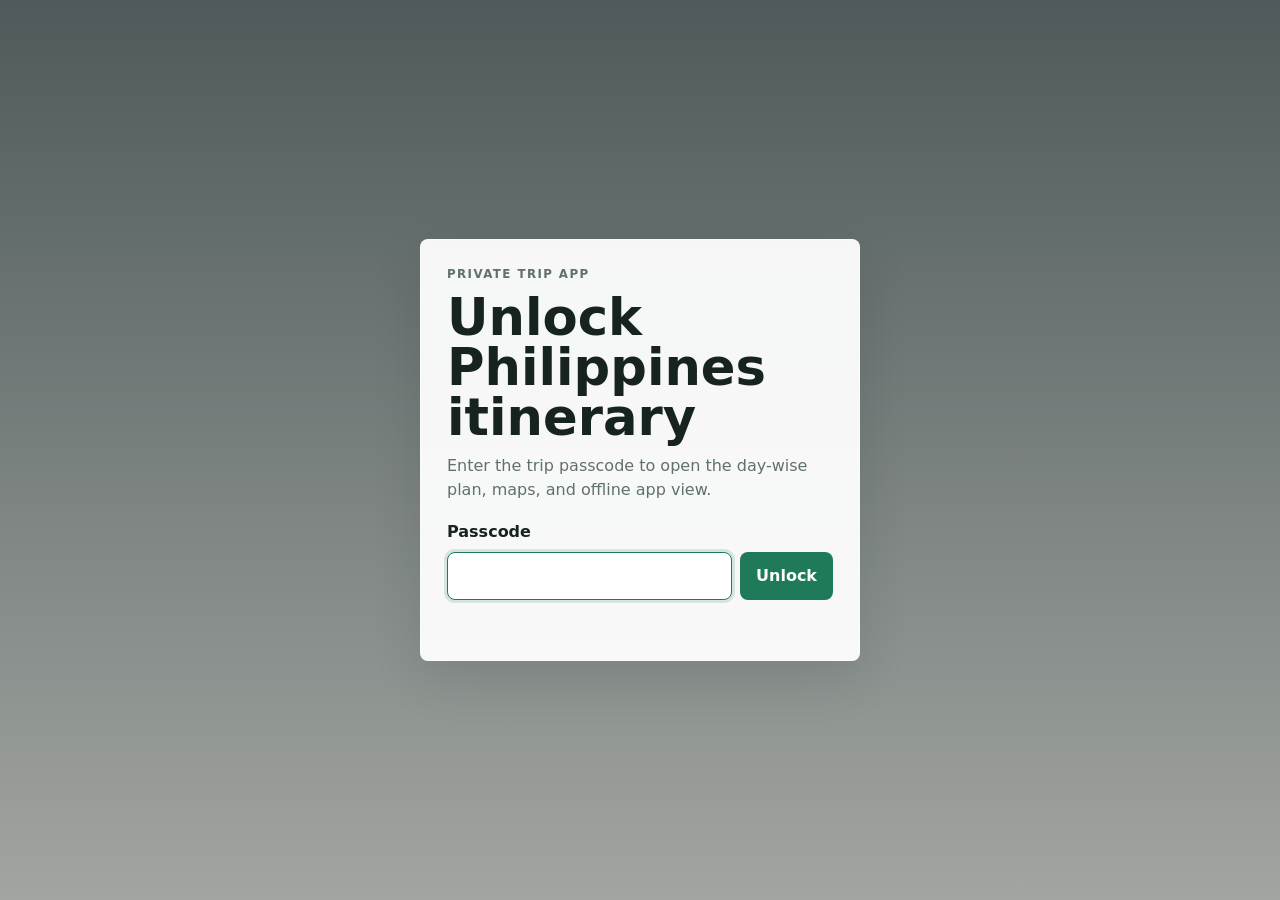
<file: index.html>
<!doctype html>
<html lang="en">
  <head>
    <meta charset="utf-8">
    <meta name="viewport" content="width=device-width, initial-scale=1, viewport-fit=cover">
    <title>Philippines Trip Itinerary | May 2026</title>
    <meta
      name="description"
      content="Interactive mobile-friendly itinerary for a Dhaka, Manila, Cebu, Manila, Dhaka Philippines trip in May 2026."
    >
    <meta name="theme-color" content="#1f7a5a">
    <meta name="mobile-web-app-capable" content="yes">
    <meta name="apple-mobile-web-app-capable" content="yes">
    <meta name="apple-mobile-web-app-title" content="PH Trip">
    <meta name="apple-mobile-web-app-status-bar-style" content="black-translucent">
    <link rel="manifest" href="manifest.webmanifest">
    <link rel="icon" type="image/png" sizes="192x192" href="icons/icon-192.png">
    <link rel="apple-touch-icon" href="icons/apple-touch-icon.png">
    <link rel="preconnect" href="https://images.unsplash.com">
    <link rel="stylesheet" href="styles.css">
  </head>
  <body class="app-locked">
    <section class="password-screen" aria-labelledby="password-title">
      <form class="password-card" data-password-form>
        <p class="section-label">Private Trip App</p>
        <h1 id="password-title">Unlock Philippines itinerary</h1>
        <p>
          Enter the trip passcode to open the day-wise plan, maps, and offline app view.
        </p>
        <label for="trip-password">Passcode</label>
        <div class="password-row">
          <input id="trip-password" name="trip-password" type="password" inputmode="text" autocomplete="current-password" required>
          <button type="submit">Unlock</button>
        </div>
        <p class="password-error" data-password-error role="alert"></p>
      </form>
    </section>

    <header class="hero">
      <nav class="topbar" aria-label="Trip navigation">
        <a href="#timeline" class="brand">PH 2026</a>
        <div class="nav-actions">
          <button class="icon-button" type="button" data-action="lock-app" aria-label="Lock app" title="Lock app">
            <span aria-hidden="true">🔒</span>
          </button>
          <button class="icon-button" type="button" data-action="expand-all" aria-label="Expand all days" title="Expand all days">
            <span aria-hidden="true">+</span>
          </button>
          <button class="icon-button" type="button" data-action="collapse-all" aria-label="Collapse all days" title="Collapse all days">
            <span aria-hidden="true">-</span>
          </button>
        </div>
      </nav>

      <section class="hero-content" aria-labelledby="page-title">
        <p class="eyebrow">May 22-30, 2026</p>
        <h1 id="page-title">Parag Das Tour Plan</h1>
        <p class="hero-copy">
          Philippines trip, May 22-30, 2026. Day-wise route for Manila and Cebu with places, cafes, photo stops, malls, and map links.
        </p>

        <div class="route-strip" aria-label="Trip route">
          <span>Dhaka</span>
          <span>Manila</span>
          <span>Cebu</span>
          <span>Manila</span>
          <span>Dhaka</span>
        </div>
      </section>
    </header>

    <main>
      <section class="controls" aria-label="Itinerary filters">
        <div>
          <p class="section-label">Day-Wise Plan</p>
          <h2>Choose a view</h2>
        </div>
        <div class="chip-row" role="list">
          <button class="chip active" type="button" data-filter="all">All</button>
          <button class="chip" type="button" data-filter="manila">Manila</button>
          <button class="chip" type="button" data-filter="cebu">Cebu</button>
          <button class="chip" type="button" data-filter="flight">Flights</button>
          <button class="chip" type="button" data-filter="easy">Easy Pace</button>
          <button class="chip" type="button" data-filter="photo">Photo Days</button>
        </div>
      </section>

      <section class="legend" aria-label="Place type legend">
        <span><span class="type-icon" aria-hidden="true">✈️</span>Flight</span>
        <span><span class="type-icon" aria-hidden="true">🌳</span>Park</span>
        <span><span class="type-icon" aria-hidden="true">☕</span>Cafe</span>
        <span><span class="type-icon" aria-hidden="true">🛍️</span>Mall</span>
        <span><span class="type-icon" aria-hidden="true">🏛️</span>Heritage</span>
        <span><span class="type-icon" aria-hidden="true">🍜</span>Food</span>
        <span><span class="type-icon" aria-hidden="true">📷</span>Photo</span>
        <span><span class="type-icon" aria-hidden="true">🏨</span>Stay</span>
      </section>

      <section id="timeline" class="timeline" aria-label="Daily itinerary">
        <article class="day-card is-open" data-tags="flight" data-day="May 22">
          <button class="day-toggle" type="button" aria-expanded="true">
            <span class="date-block">
              <span class="date">May 22</span>
              <span class="weekday">Friday</span>
            </span>
            <span class="day-title">
              <strong>Dhaka to Guangzhou to Manila</strong>
              <small>International flight night</small>
            </span>
            <span class="toggle-mark" aria-hidden="true"></span>
          </button>
          <div class="day-body">
            <ul class="time-list">
              <li>
                <time>11:25 PM</time>
                <div>
                  <p>Flight from Dhaka to Guangzhou on China Southern CZ392.</p>
                  <div class="place-list">
                    <a class="place-link" data-query="Hazrat Shahjalal International Airport Dhaka" data-type="flight" href="#">Hazrat Shahjalal International Airport</a>
                    <a class="place-link" data-query="Guangzhou Baiyun International Airport" data-type="flight" href="#">Guangzhou Baiyun International Airport</a>
                  </div>
                </div>
              </li>
              <li>
                <time>Layover</time>
                <div>
                  <p>Guangzhou connection: 2h 45m.</p>
                </div>
              </li>
            </ul>
          </div>
        </article>

        <article class="day-card is-open" data-tags="manila easy photo" data-day="May 23">
          <button class="day-toggle" type="button" aria-expanded="true">
            <span class="date-block">
              <span class="date">May 23</span>
              <span class="weekday">Saturday</span>
            </span>
            <span class="day-title">
              <strong>Arrive Manila + Easy City Day</strong>
              <small>Makati, BGC, cafes, night walk</small>
            </span>
            <span class="toggle-mark" aria-hidden="true"></span>
          </button>
          <div class="day-body">
            <ul class="time-list">
              <li>
                <time>10:35 AM</time>
                <div>
                  <p>Arrive in Manila Terminal 3, then immigration, baggage, SIM/eSIM, and ATM.</p>
                  <div class="place-list">
                    <a class="place-link" data-query="Ninoy Aquino International Airport Terminal 3 Manila" data-type="flight" href="#">NAIA Terminal 3</a>
                  </div>
                </div>
              </li>
              <li>
                <time>Midday</time>
                <div>
                  <p>Go to hotel, check in or drop luggage, rest, and freshen up.</p>
                  <div class="place-list">
                    <a class="place-link" data-query="Makati hotels Philippines" data-type="stay" href="#">Makati hotel area</a>
                    <a class="place-link" data-query="Bonifacio Global City hotels Taguig" data-type="stay" href="#">BGC hotel area</a>
                  </div>
                </div>
              </li>
              <li>
                <time>Afternoon</time>
                <div>
                  <p>Easy Makati walk, cafe hopping, and window shopping.</p>
                  <div class="place-list">
                    <a class="place-link" data-query="Ayala Triangle Gardens Makati" data-type="park" href="#">Ayala Triangle Gardens</a>
                    <a class="place-link" data-query="Greenbelt Makati" data-type="mall" href="#">Greenbelt</a>
                    <a class="place-link" data-query="Glorietta Makati" data-type="mall" href="#">Glorietta</a>
                    <a class="place-link" data-query="The Landmark Makati" data-type="mall" href="#">Landmark</a>
                    <a class="place-link" data-query="cafes around Greenbelt Makati" data-type="cafe" href="#">Makati cafes</a>
                  </div>
                </div>
              </li>
              <li>
                <time>Evening</time>
                <div>
                  <p>BGC city night walk, easy dinner, and photography.</p>
                  <div class="place-list">
                    <a class="place-link" data-query="Bonifacio Global City Taguig" data-type="photo" href="#">BGC</a>
                    <a class="place-link" data-query="Bonifacio High Street Taguig" data-type="mall" href="#">Bonifacio High Street</a>
                    <a class="place-link" data-query="restaurants Bonifacio High Street Taguig" data-type="food" href="#">Dinner nearby</a>
                  </div>
                </div>
              </li>
            </ul>
            <div class="note-grid">
              <p><strong>Style:</strong> Relaxed first day, clean city walk, malls, cafes, and photos.</p>
              <p><strong>Overnight:</strong> Manila, Makati, or BGC.</p>
            </div>
          </div>
        </article>

        <article class="day-card" data-tags="manila photo" data-day="May 24">
          <button class="day-toggle" type="button" aria-expanded="false">
            <span class="date-block">
              <span class="date">May 24</span>
              <span class="weekday">Sunday</span>
            </span>
            <span class="day-title">
              <strong>Old Manila + Intramuros + Manila Bay</strong>
              <small>Historic walls, museums, sunset</small>
            </span>
            <span class="toggle-mark" aria-hidden="true"></span>
          </button>
          <div class="day-body">
            <ul class="time-list">
              <li>
                <time>Morning</time>
                <div>
                  <p>Intramuros heritage walk with churches, walls, and colonial streets.</p>
                  <div class="place-list">
                    <a class="place-link" data-query="Fort Santiago Intramuros Manila" data-type="heritage" href="#">Fort Santiago</a>
                    <a class="place-link" data-query="Manila Cathedral Intramuros" data-type="heritage" href="#">Manila Cathedral</a>
                    <a class="place-link" data-query="San Agustin Church Intramuros Manila" data-type="heritage" href="#">San Agustin Church</a>
                    <a class="place-link" data-query="Casa Manila Intramuros" data-type="heritage" href="#">Casa Manila</a>
                    <a class="place-link" data-query="Intramuros Manila" data-type="photo" href="#">Intramuros streets</a>
                  </div>
                </div>
              </li>
              <li>
                <time>Lunch</time>
                <div>
                  <p>Cafe or restaurant around Intramuros or nearby.</p>
                  <div class="place-list">
                    <a class="place-link" data-query="cafes in Intramuros Manila" data-type="cafe" href="#">Intramuros cafes</a>
                    <a class="place-link" data-query="restaurants near Intramuros Manila" data-type="food" href="#">Lunch nearby</a>
                  </div>
                </div>
              </li>
              <li>
                <time>Afternoon</time>
                <div>
                  <p>Parks and museums after lunch.</p>
                  <div class="place-list">
                    <a class="place-link" data-query="Rizal Park Manila" data-type="park" href="#">Rizal Park</a>
                    <a class="place-link" data-query="National Museum of Fine Arts Manila" data-type="heritage" href="#">National Museum of Fine Arts</a>
                    <a class="place-link" data-query="National Museum of Natural History Manila" data-type="heritage" href="#">National Museum of Natural History</a>
                  </div>
                </div>
              </li>
              <li>
                <time>Evening</time>
                <div>
                  <p>Sunset walk, dinner, and window shopping.</p>
                  <div class="place-list">
                    <a class="place-link" data-query="Manila Bay Beach" data-type="photo" href="#">Manila Bay Beach</a>
                    <a class="place-link" data-query="Manila Baywalk" data-type="photo" href="#">Baywalk</a>
                    <a class="place-link" data-query="SM Mall of Asia Pasay" data-type="mall" href="#">SM Mall of Asia</a>
                  </div>
                </div>
              </li>
            </ul>
            <div class="photo-focus">Photo focus: old walls, churches, colonial streets, museums, and Manila Bay sunset.</div>
          </div>
        </article>

        <article class="day-card" data-tags="manila photo" data-day="May 25">
          <button class="day-toggle" type="button" aria-expanded="false">
            <span class="date-block">
              <span class="date">May 25</span>
              <span class="weekday">Monday</span>
            </span>
            <span class="day-title">
              <strong>Quiapo + Binondo + Divisoria</strong>
              <small>Chinatown food walk and markets</small>
            </span>
            <span class="toggle-mark" aria-hidden="true"></span>
          </button>
          <div class="day-body">
            <ul class="time-list">
              <li>
                <time>Morning</time>
                <div>
                  <p>Quiapo church visit and surrounding street walk.</p>
                  <div class="place-list">
                    <a class="place-link" data-query="Quiapo Church Manila" data-type="heritage" href="#">Quiapo Church</a>
                    <a class="place-link" data-query="Quiapo Manila" data-type="photo" href="#">Quiapo streets</a>
                  </div>
                </div>
              </li>
              <li>
                <time>Lunch</time>
                <div>
                  <p>Binondo food walk: dumplings, noodles, hopia, siopao, and Chinatown photos.</p>
                  <div class="place-list">
                    <a class="place-link" data-query="Binondo Manila Chinatown" data-type="photo" href="#">Binondo</a>
                    <a class="place-link" data-query="Ongpin Street Binondo Manila" data-type="food" href="#">Ongpin Street</a>
                    <a class="place-link" data-query="dumplings Ongpin Street Binondo" data-type="food" href="#">Dumplings</a>
                    <a class="place-link" data-query="hopia Binondo Manila" data-type="food" href="#">Hopia</a>
                  </div>
                </div>
              </li>
              <li>
                <time>Afternoon</time>
                <div>
                  <p>Mall stop, public market, and local market walk.</p>
                  <div class="place-list">
                    <a class="place-link" data-query="Lucky Chinatown Mall Manila" data-type="mall" href="#">Lucky Chinatown Mall</a>
                    <a class="place-link" data-query="Divisoria Public Market Manila" data-type="market" href="#">Divisoria Public Market</a>
                  </div>
                </div>
              </li>
              <li>
                <time>Evening</time>
                <div>
                  <p>Return to Makati or BGC, cafe or relaxed dinner, and pack for Cebu.</p>
                  <div class="place-list">
                    <a class="place-link" data-query="cafes in Makati" data-type="cafe" href="#">Makati cafe</a>
                    <a class="place-link" data-query="restaurants in Bonifacio Global City" data-type="food" href="#">BGC dinner</a>
                  </div>
                </div>
              </li>
            </ul>
            <div class="photo-focus">Photo focus: street scenes, Chinatown signs, market life, and old Manila buildings.</div>
          </div>
        </article>

        <article class="day-card" data-tags="cebu flight easy photo" data-day="May 26">
          <button class="day-toggle" type="button" aria-expanded="false">
            <span class="date-block">
              <span class="date">May 26</span>
              <span class="weekday">Tuesday</span>
            </span>
            <span class="day-title">
              <strong>Manila to Cebu + IT Park Evening</strong>
              <small>Travel day, malls, food market</small>
            </span>
            <span class="toggle-mark" aria-hidden="true"></span>
          </button>
          <div class="day-body">
            <ul class="time-list">
              <li>
                <time>Morning</time>
                <div>
                  <p>Check out from Manila hotel and go to airport early.</p>
                  <div class="place-list">
                    <a class="place-link" data-query="Ninoy Aquino International Airport Terminal 3 Manila" data-type="flight" href="#">NAIA Terminal 3</a>
                  </div>
                </div>
              </li>
              <li>
                <time>10:45 AM</time>
                <div>
                  <p>Flight from Manila to Cebu.</p>
                  <div class="place-list">
                    <a class="place-link" data-query="Mactan Cebu International Airport" data-type="flight" href="#">Mactan-Cebu International Airport</a>
                  </div>
                </div>
              </li>
              <li>
                <time>Afternoon</time>
                <div>
                  <p>Hotel check-in, rest, mall walk, business park walk, and cafe break.</p>
                  <div class="place-list">
                    <a class="place-link" data-query="Ayala Center Cebu" data-type="mall" href="#">Ayala Center Cebu</a>
                    <a class="place-link" data-query="Cebu Business Park Cebu City" data-type="photo" href="#">Cebu Business Park</a>
                    <a class="place-link" data-query="cafes near Ayala Center Cebu" data-type="cafe" href="#">Cafe break</a>
                  </div>
                </div>
              </li>
              <li>
                <time>Evening</time>
                <div>
                  <p>Food walk, easy night stroll, and night photography.</p>
                  <div class="place-list">
                    <a class="place-link" data-query="Cebu IT Park Cebu City" data-type="photo" href="#">Cebu IT Park</a>
                    <a class="place-link" data-query="Sugbo Mercado Cebu IT Park" data-type="food" href="#">Sugbo Mercado</a>
                  </div>
                </div>
              </li>
            </ul>
            <div class="note-grid">
              <p><strong>Style:</strong> Travel day, light walking, malls, cafes, food market.</p>
              <p><strong>Overnight:</strong> Cebu, IT Park, Lahug, or Cebu Business Park.</p>
            </div>
          </div>
        </article>

        <article class="day-card" data-tags="cebu photo" data-day="May 27">
          <button class="day-toggle" type="button" aria-expanded="false">
            <span class="date-block">
              <span class="date">May 27</span>
              <span class="weekday">Wednesday</span>
            </span>
            <span class="day-title">
              <strong>Cebu Heritage Walk + Carbon Market</strong>
              <small>Historic landmarks and night market</small>
            </span>
            <span class="toggle-mark" aria-hidden="true"></span>
          </button>
          <div class="day-body">
            <ul class="time-list">
              <li>
                <time>Morning</time>
                <div>
                  <p>Classic Cebu heritage landmarks.</p>
                  <div class="place-list">
                    <a class="place-link" data-query="Magellan's Cross Cebu City" data-type="heritage" href="#">Magellan's Cross</a>
                    <a class="place-link" data-query="Basilica Minore del Santo Nino Cebu" data-type="heritage" href="#">Basilica Minore del Santo Nino</a>
                    <a class="place-link" data-query="Cebu Metropolitan Cathedral" data-type="heritage" href="#">Cebu Metropolitan Cathedral</a>
                    <a class="place-link" data-query="Fort San Pedro Cebu" data-type="heritage" href="#">Fort San Pedro</a>
                  </div>
                </div>
              </li>
              <li>
                <time>Lunch</time>
                <div>
                  <p>Local restaurant or cafe around downtown Cebu.</p>
                  <div class="place-list">
                    <a class="place-link" data-query="restaurants near Magellan's Cross Cebu" data-type="food" href="#">Downtown lunch</a>
                    <a class="place-link" data-query="cafes downtown Cebu City" data-type="cafe" href="#">Downtown cafe</a>
                  </div>
                </div>
              </li>
              <li>
                <time>Afternoon</time>
                <div>
                  <p>Old Cebu street walk and mall breather.</p>
                  <div class="place-list">
                    <a class="place-link" data-query="Heritage of Cebu Monument" data-type="heritage" href="#">Heritage of Cebu Monument</a>
                    <a class="place-link" data-query="Colon Street Cebu City" data-type="photo" href="#">Colon Street</a>
                    <a class="place-link" data-query="Colonnade Mall Cebu City" data-type="mall" href="#">Colonnade Mall</a>
                  </div>
                </div>
              </li>
              <li>
                <time>Evening</time>
                <div>
                  <p>Market walk, dinner, or return to IT Park.</p>
                  <div class="place-list">
                    <a class="place-link" data-query="Carbon Market Cebu City" data-type="market" href="#">Carbon Market</a>
                    <a class="place-link" data-query="Carbon Night Market Cebu City" data-type="food" href="#">Carbon Night Market</a>
                    <a class="place-link" data-query="Cebu IT Park Cebu City" data-type="photo" href="#">Return to IT Park</a>
                  </div>
                </div>
              </li>
            </ul>
            <div class="photo-focus">Photo focus: historic landmarks, old city streets, markets, and local life.</div>
          </div>
        </article>

        <article class="day-card" data-tags="cebu easy photo" data-day="May 28">
          <button class="day-toggle" type="button" aria-expanded="false">
            <span class="date-block">
              <span class="date">May 28</span>
              <span class="weekday">Thursday</span>
            </span>
            <span class="day-title">
              <strong>Sirao Garden + Temple of Leah + TOPS Cebu</strong>
              <small>Garden, architecture, skyline</small>
            </span>
            <span class="toggle-mark" aria-hidden="true"></span>
          </button>
          <div class="day-body">
            <ul class="time-list">
              <li>
                <time>Morning</time>
                <div>
                  <p>Sirao Garden. Go early for better photos and fewer crowds.</p>
                  <div class="place-list">
                    <a class="place-link" data-query="Sirao Garden Cebu" data-type="park" href="#">Sirao Garden</a>
                  </div>
                </div>
              </li>
              <li>
                <time>Late Morning</time>
                <div>
                  <p>Temple of Leah for architecture photos and city views.</p>
                  <div class="place-list">
                    <a class="place-link" data-query="Temple of Leah Cebu" data-type="heritage" href="#">Temple of Leah</a>
                  </div>
                </div>
              </li>
              <li>
                <time>Afternoon</time>
                <div>
                  <p>Cafe or viewpoint around Busay area, slow break, no rush.</p>
                  <div class="place-list">
                    <a class="place-link" data-query="Busay Cebu cafes" data-type="cafe" href="#">Busay cafes</a>
                    <a class="place-link" data-query="Busay Cebu viewpoint" data-type="photo" href="#">Busay viewpoint</a>
                  </div>
                </div>
              </li>
              <li>
                <time>Evening</time>
                <div>
                  <p>TOPS Cebu for sunset and night city view, then dinner nearby or return to IT Park.</p>
                  <div class="place-list">
                    <a class="place-link" data-query="TOPS Cebu" data-type="photo" href="#">TOPS Cebu</a>
                    <a class="place-link" data-query="restaurants near TOPS Cebu" data-type="food" href="#">Dinner nearby</a>
                    <a class="place-link" data-query="Cebu IT Park Cebu City" data-type="photo" href="#">Return to IT Park</a>
                  </div>
                </div>
              </li>
            </ul>
            <div class="photo-focus">Photo focus: colorful garden, architecture, mountain view, and Cebu skyline at night.</div>
          </div>
        </article>

        <article class="day-card" data-tags="cebu flight easy" data-day="May 29">
          <button class="day-toggle" type="button" aria-expanded="false">
            <span class="date-block">
              <span class="date">May 29</span>
              <span class="weekday">Friday</span>
            </span>
            <span class="day-title">
              <strong>Mactan Easy Day + Cebu to Manila</strong>
              <small>Choose new place or relaxed route</small>
            </span>
            <span class="toggle-mark" aria-hidden="true"></span>
          </button>
          <div class="day-body">
            <ul class="time-list">
              <li>
                <time>Morning</time>
                <div>
                  <p>Check out from Cebu hotel and keep luggage at hotel if possible.</p>
                  <div class="place-list">
                    <a class="place-link" data-query="Cebu IT Park hotels" data-type="stay" href="#">IT Park hotel area</a>
                    <a class="place-link" data-query="Lahug Cebu hotels" data-type="stay" href="#">Lahug hotel area</a>
                  </div>
                </div>
              </li>
              <li>
                <time>Option A</time>
                <div>
                  <p>Easy Mactan route if you want one more new place.</p>
                  <div class="place-list">
                    <a class="place-link" data-query="Mactan Shrine Lapu-Lapu City" data-type="heritage" href="#">Mactan Shrine</a>
                    <a class="place-link" data-query="Lapu-Lapu Monument Mactan Shrine" data-type="heritage" href="#">Lapu-Lapu Monument</a>
                    <a class="place-link" data-query="Mactan Newtown Lapu-Lapu City" data-type="mall" href="#">Mactan Newtown</a>
                    <a class="place-link" data-query="cafes in Mactan Newtown" data-type="cafe" href="#">Mactan cafe</a>
                  </div>
                </div>
              </li>
              <li>
                <time>Option B</time>
                <div>
                  <p>Safer relaxed pre-flight day with cafe and souvenir shopping.</p>
                  <div class="place-list">
                    <a class="place-link" data-query="Ayala Center Cebu" data-type="mall" href="#">Ayala Center Cebu</a>
                    <a class="place-link" data-query="Cebu IT Park cafes" data-type="cafe" href="#">IT Park cafe</a>
                    <a class="place-link" data-query="souvenir shopping Cebu City" data-type="mall" href="#">Souvenir shopping</a>
                  </div>
                </div>
              </li>
              <li>
                <time>4:00 PM</time>
                <div>
                  <p>Flight from Cebu to Manila.</p>
                  <div class="place-list">
                    <a class="place-link" data-query="Mactan Cebu International Airport" data-type="flight" href="#">Mactan-Cebu International Airport</a>
                    <a class="place-link" data-query="Ninoy Aquino International Airport Manila" data-type="flight" href="#">Manila airport</a>
                  </div>
                </div>
              </li>
              <li>
                <time>Evening</time>
                <div>
                  <p>Dinner and rest before early morning international flight.</p>
                  <div class="place-list">
                    <a class="place-link" data-query="hotels near Ninoy Aquino International Airport Manila" data-type="stay" href="#">Airport hotel area</a>
                    <a class="place-link" data-query="SM Mall of Asia Pasay" data-type="mall" href="#">Mall of Asia</a>
                    <a class="place-link" data-query="restaurants near SM Mall of Asia" data-type="food" href="#">Dinner near MOA</a>
                  </div>
                </div>
              </li>
            </ul>
            <div class="choice-card">
              <strong>Recommended:</strong> Pick Option A for one more new place. Pick Option B for the safer, more relaxed pre-flight day.
            </div>
          </div>
        </article>

        <article class="day-card" data-tags="flight" data-day="May 30">
          <button class="day-toggle" type="button" aria-expanded="false">
            <span class="date-block">
              <span class="date">May 30</span>
              <span class="weekday">Saturday</span>
            </span>
            <span class="day-title">
              <strong>Manila to Guangzhou to Dhaka</strong>
              <small>International flight home</small>
            </span>
            <span class="toggle-mark" aria-hidden="true"></span>
          </button>
          <div class="day-body">
            <ul class="time-list">
              <li>
                <time>3:45 AM</time>
                <div>
                  <p>Flight from Manila to Guangzhou on China Southern CZ5052.</p>
                  <div class="place-list">
                    <a class="place-link" data-query="Ninoy Aquino International Airport Manila" data-type="flight" href="#">Manila airport</a>
                    <a class="place-link" data-query="Guangzhou Baiyun International Airport" data-type="flight" href="#">Guangzhou Baiyun International Airport</a>
                  </div>
                </div>
              </li>
              <li>
                <time>Layover</time>
                <div>
                  <p>Guangzhou connection: 3h 10m.</p>
                </div>
              </li>
              <li>
                <time>9:35 AM</time>
                <div>
                  <p>Flight from Guangzhou to Dhaka on China Southern CZ5015.</p>
                  <div class="place-list">
                    <a class="place-link" data-query="Hazrat Shahjalal International Airport Dhaka" data-type="flight" href="#">Hazrat Shahjalal International Airport</a>
                  </div>
                </div>
              </li>
              <li>
                <time>11:50 AM</time>
                <div>
                  <p>Arrive in Dhaka.</p>
                </div>
              </li>
            </ul>
          </div>
        </article>
      </section>

    </main>

    <button class="to-top" type="button" aria-label="Back to top">&uarr;</button>

    <script src="script.js"></script>
  </body>
</html>
</file>
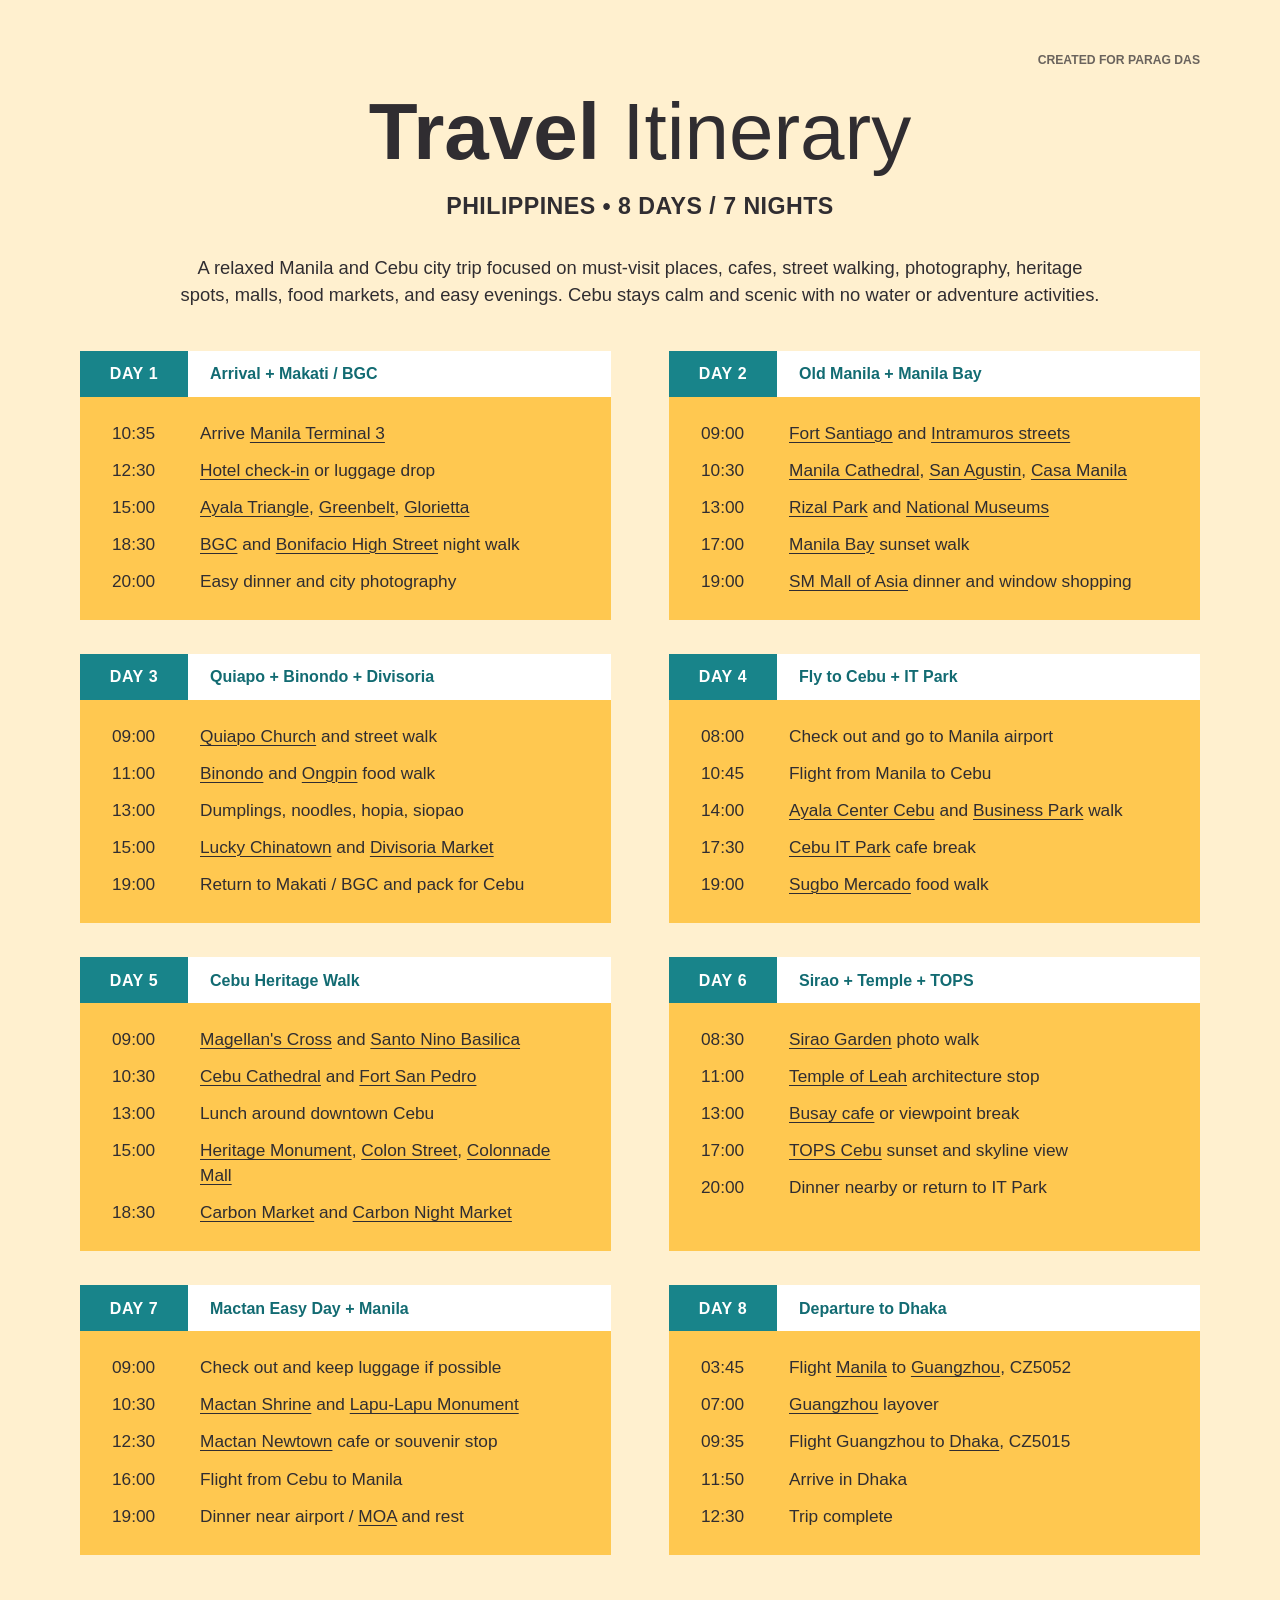
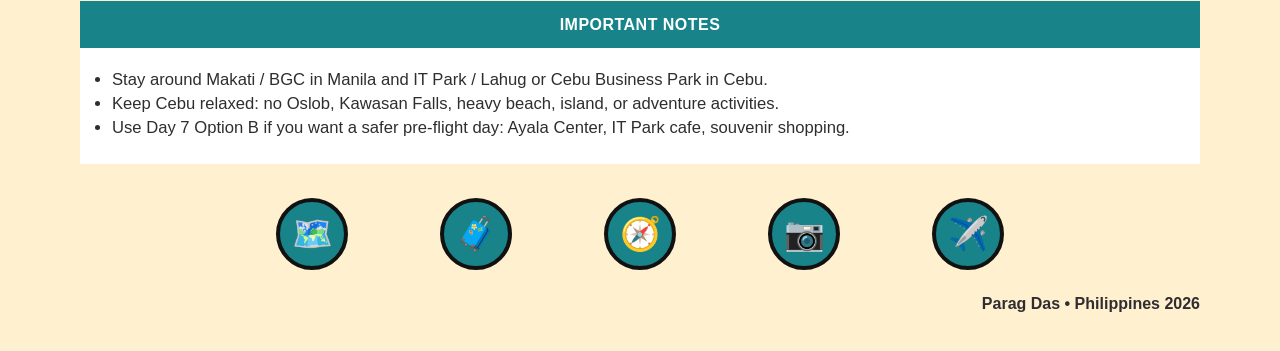
<file: new/index.html>
<!doctype html>
<html lang="en">
  <head>
    <meta charset="utf-8">
    <meta name="viewport" content="width=device-width, initial-scale=1">
    <title>Parag Das Tour Plan | Philippines 2026</title>
    <meta name="description" content="Printable-style day-wise Philippines trip itinerary for Parag Das.">
    <style>
      :root {
        --paper: #fff0cf;
        --teal: #18848a;
        --teal-dark: #126b72;
        --gold: #ffc850;
        --ink: #302d31;
        --white: #ffffff;
      }

      * {
        box-sizing: border-box;
      }

      body {
        margin: 0;
        background: var(--paper);
        color: var(--ink);
        font-family: Arial, Helvetica, sans-serif;
        line-height: 1.45;
      }

      a {
        color: inherit;
      }

      .map-link {
        color: inherit;
        text-decoration: underline;
        text-decoration-thickness: 1px;
        text-underline-offset: 3px;
      }

      .map-link:hover,
      .map-link:focus-visible {
        color: var(--teal-dark);
      }

      .page {
        width: min(1120px, calc(100% - 34px));
        margin: 0 auto;
        padding: 52px 0 36px;
      }

      .masthead {
        text-align: center;
        margin-bottom: 42px;
      }

      .masthead .created {
        margin: 0 0 22px;
        text-align: right;
        font-size: 0.76rem;
        font-weight: 800;
        color: rgba(48, 45, 49, 0.72);
        text-transform: uppercase;
      }

      h1 {
        margin: 0;
        font-size: clamp(3rem, 8vw, 5rem);
        font-weight: 400;
        line-height: 1;
        letter-spacing: 0;
      }

      .masthead h1 strong {
        font-weight: 800;
      }

      .trip-meta {
        margin: 18px 0 32px;
        font-size: clamp(1rem, 2.8vw, 1.45rem);
        font-weight: 800;
        letter-spacing: 0.02em;
        text-transform: uppercase;
      }

      .intro {
        width: min(920px, 100%);
        margin: 0 auto;
        font-size: clamp(1rem, 2vw, 1.15rem);
      }

      .grid {
        display: grid;
        grid-template-columns: repeat(2, minmax(0, 1fr));
        gap: 34px 58px;
      }

      .day-card {
        background: var(--gold);
      }

      .day-head {
        display: grid;
        grid-template-columns: 108px 1fr;
        min-height: 46px;
        background: var(--white);
      }

      .day-number {
        display: grid;
        place-items: center;
        background: var(--teal);
        color: var(--white);
        font-weight: 800;
        letter-spacing: 0.04em;
        text-transform: uppercase;
      }

      .day-title {
        display: flex;
        align-items: center;
        padding: 10px 22px;
        color: var(--teal-dark);
        font-weight: 800;
      }

      .schedule {
        margin: 0;
        padding: 24px 32px 26px;
        list-style: none;
        display: grid;
        gap: 12px;
        font-size: 1.08rem;
      }

      .schedule li {
        display: grid;
        grid-template-columns: 74px 1fr;
        gap: 14px;
      }

      .schedule time {
        font-weight: 400;
      }

      .notes {
        margin: 46px 0 34px;
        background: var(--white);
      }

      .notes h2 {
        margin: 0;
        padding: 12px;
        background: var(--teal);
        color: var(--white);
        text-align: center;
        font-size: 1rem;
        letter-spacing: 0.03em;
        text-transform: uppercase;
      }

      .notes ul {
        margin: 0;
        padding: 20px 32px 24px;
        font-size: 1.04rem;
      }

      .icon-row {
        display: flex;
        justify-content: center;
        gap: clamp(28px, 8vw, 92px);
        flex-wrap: wrap;
        margin-top: 28px;
      }

      .icon-badge {
        width: 72px;
        height: 72px;
        display: grid;
        place-items: center;
        border-radius: 50%;
        background: var(--teal);
        border: 4px solid #111;
        color: #111;
        font-size: 2.05rem;
      }

      .footer {
        margin-top: 22px;
        text-align: right;
        font-weight: 800;
      }

      @media (max-width: 760px) {
        .page {
          width: min(100% - 22px, 1120px);
          padding-top: 28px;
        }

        .masthead {
          margin-bottom: 28px;
        }

        .masthead .created {
          text-align: center;
          margin-bottom: 16px;
        }

        .grid {
          grid-template-columns: 1fr;
          gap: 18px;
        }

        .day-head {
          grid-template-columns: 88px 1fr;
        }

        .day-title {
          padding: 10px 14px;
        }

        .schedule {
          padding: 20px;
          font-size: 1rem;
        }

        .schedule li {
          grid-template-columns: 64px 1fr;
          gap: 10px;
        }

        .notes {
          margin-top: 26px;
        }

        .icon-badge {
          width: 62px;
          height: 62px;
          font-size: 1.75rem;
        }
      }
    </style>
  </head>
  <body>
    <main class="page">
      <header class="masthead">
        <p class="created">Created for Parag Das</p>
        <h1><strong>Travel</strong> Itinerary</h1>
        <p class="trip-meta">Philippines • 8 Days / 7 Nights</p>
        <p class="intro">
          A relaxed Manila and Cebu city trip focused on must-visit places, cafes,
          street walking, photography, heritage spots, malls, food markets, and easy evenings.
          Cebu stays calm and scenic with no water or adventure activities.
        </p>
      </header>

      <section class="grid" aria-label="Day wise itinerary">
        <article class="day-card">
          <div class="day-head">
            <div class="day-number">Day 1</div>
            <div class="day-title">Arrival + Makati / BGC</div>
          </div>
          <ul class="schedule">
            <li><time>10:35</time><span>Arrive <a class="map-link" href="https://www.google.com/maps/search/?api=1&amp;query=Ninoy%20Aquino%20International%20Airport%20Terminal%203%20Manila" target="_blank" rel="noopener noreferrer">Manila Terminal 3</a></span></li>
            <li><time>12:30</time><span><a class="map-link" href="https://www.google.com/maps/search/?api=1&amp;query=Makati%20hotels%20Philippines" target="_blank" rel="noopener noreferrer">Hotel check-in</a> or luggage drop</span></li>
            <li><time>15:00</time><span><a class="map-link" href="https://www.google.com/maps/search/?api=1&amp;query=Ayala%20Triangle%20Gardens%20Makati" target="_blank" rel="noopener noreferrer">Ayala Triangle</a>, <a class="map-link" href="https://www.google.com/maps/search/?api=1&amp;query=Greenbelt%20Makati" target="_blank" rel="noopener noreferrer">Greenbelt</a>, <a class="map-link" href="https://www.google.com/maps/search/?api=1&amp;query=Glorietta%20Makati" target="_blank" rel="noopener noreferrer">Glorietta</a></span></li>
            <li><time>18:30</time><span><a class="map-link" href="https://www.google.com/maps/search/?api=1&amp;query=Bonifacio%20Global%20City%20Taguig" target="_blank" rel="noopener noreferrer">BGC</a> and <a class="map-link" href="https://www.google.com/maps/search/?api=1&amp;query=Bonifacio%20High%20Street%20Taguig" target="_blank" rel="noopener noreferrer">Bonifacio High Street</a> night walk</span></li>
            <li><time>20:00</time><span>Easy dinner and city photography</span></li>
          </ul>
        </article>

        <article class="day-card">
          <div class="day-head">
            <div class="day-number">Day 2</div>
            <div class="day-title">Old Manila + Manila Bay</div>
          </div>
          <ul class="schedule">
            <li><time>09:00</time><span><a class="map-link" href="https://www.google.com/maps/search/?api=1&amp;query=Fort%20Santiago%20Intramuros%20Manila" target="_blank" rel="noopener noreferrer">Fort Santiago</a> and <a class="map-link" href="https://www.google.com/maps/search/?api=1&amp;query=Intramuros%20Manila" target="_blank" rel="noopener noreferrer">Intramuros streets</a></span></li>
            <li><time>10:30</time><span><a class="map-link" href="https://www.google.com/maps/search/?api=1&amp;query=Manila%20Cathedral%20Intramuros" target="_blank" rel="noopener noreferrer">Manila Cathedral</a>, <a class="map-link" href="https://www.google.com/maps/search/?api=1&amp;query=San%20Agustin%20Church%20Intramuros%20Manila" target="_blank" rel="noopener noreferrer">San Agustin</a>, <a class="map-link" href="https://www.google.com/maps/search/?api=1&amp;query=Casa%20Manila%20Intramuros" target="_blank" rel="noopener noreferrer">Casa Manila</a></span></li>
            <li><time>13:00</time><span><a class="map-link" href="https://www.google.com/maps/search/?api=1&amp;query=Rizal%20Park%20Manila" target="_blank" rel="noopener noreferrer">Rizal Park</a> and <a class="map-link" href="https://www.google.com/maps/search/?api=1&amp;query=National%20Museum%20of%20Fine%20Arts%20Manila" target="_blank" rel="noopener noreferrer">National Museums</a></span></li>
            <li><time>17:00</time><span><a class="map-link" href="https://www.google.com/maps/search/?api=1&amp;query=Manila%20Baywalk" target="_blank" rel="noopener noreferrer">Manila Bay</a> sunset walk</span></li>
            <li><time>19:00</time><span><a class="map-link" href="https://www.google.com/maps/search/?api=1&amp;query=SM%20Mall%20of%20Asia%20Pasay" target="_blank" rel="noopener noreferrer">SM Mall of Asia</a> dinner and window shopping</span></li>
          </ul>
        </article>

        <article class="day-card">
          <div class="day-head">
            <div class="day-number">Day 3</div>
            <div class="day-title">Quiapo + Binondo + Divisoria</div>
          </div>
          <ul class="schedule">
            <li><time>09:00</time><span><a class="map-link" href="https://www.google.com/maps/search/?api=1&amp;query=Quiapo%20Church%20Manila" target="_blank" rel="noopener noreferrer">Quiapo Church</a> and street walk</span></li>
            <li><time>11:00</time><span><a class="map-link" href="https://www.google.com/maps/search/?api=1&amp;query=Binondo%20Manila%20Chinatown" target="_blank" rel="noopener noreferrer">Binondo</a> and <a class="map-link" href="https://www.google.com/maps/search/?api=1&amp;query=Ongpin%20Street%20Binondo%20Manila" target="_blank" rel="noopener noreferrer">Ongpin</a> food walk</span></li>
            <li><time>13:00</time><span>Dumplings, noodles, hopia, siopao</span></li>
            <li><time>15:00</time><span><a class="map-link" href="https://www.google.com/maps/search/?api=1&amp;query=Lucky%20Chinatown%20Mall%20Manila" target="_blank" rel="noopener noreferrer">Lucky Chinatown</a> and <a class="map-link" href="https://www.google.com/maps/search/?api=1&amp;query=Divisoria%20Public%20Market%20Manila" target="_blank" rel="noopener noreferrer">Divisoria Market</a></span></li>
            <li><time>19:00</time><span>Return to Makati / BGC and pack for Cebu</span></li>
          </ul>
        </article>

        <article class="day-card">
          <div class="day-head">
            <div class="day-number">Day 4</div>
            <div class="day-title">Fly to Cebu + IT Park</div>
          </div>
          <ul class="schedule">
            <li><time>08:00</time><span>Check out and go to Manila airport</span></li>
            <li><time>10:45</time><span>Flight from Manila to Cebu</span></li>
            <li><time>14:00</time><span><a class="map-link" href="https://www.google.com/maps/search/?api=1&amp;query=Ayala%20Center%20Cebu" target="_blank" rel="noopener noreferrer">Ayala Center Cebu</a> and <a class="map-link" href="https://www.google.com/maps/search/?api=1&amp;query=Cebu%20Business%20Park%20Cebu%20City" target="_blank" rel="noopener noreferrer">Business Park</a> walk</span></li>
            <li><time>17:30</time><span><a class="map-link" href="https://www.google.com/maps/search/?api=1&amp;query=Cebu%20IT%20Park%20Cebu%20City" target="_blank" rel="noopener noreferrer">Cebu IT Park</a> cafe break</span></li>
            <li><time>19:00</time><span><a class="map-link" href="https://www.google.com/maps/search/?api=1&amp;query=Sugbo%20Mercado%20Cebu%20IT%20Park" target="_blank" rel="noopener noreferrer">Sugbo Mercado</a> food walk</span></li>
          </ul>
        </article>

        <article class="day-card">
          <div class="day-head">
            <div class="day-number">Day 5</div>
            <div class="day-title">Cebu Heritage Walk</div>
          </div>
          <ul class="schedule">
            <li><time>09:00</time><span><a class="map-link" href="https://www.google.com/maps/search/?api=1&amp;query=Magellan%27s%20Cross%20Cebu%20City" target="_blank" rel="noopener noreferrer">Magellan's Cross</a> and <a class="map-link" href="https://www.google.com/maps/search/?api=1&amp;query=Basilica%20Minore%20del%20Santo%20Nino%20Cebu" target="_blank" rel="noopener noreferrer">Santo Nino Basilica</a></span></li>
            <li><time>10:30</time><span><a class="map-link" href="https://www.google.com/maps/search/?api=1&amp;query=Cebu%20Metropolitan%20Cathedral" target="_blank" rel="noopener noreferrer">Cebu Cathedral</a> and <a class="map-link" href="https://www.google.com/maps/search/?api=1&amp;query=Fort%20San%20Pedro%20Cebu" target="_blank" rel="noopener noreferrer">Fort San Pedro</a></span></li>
            <li><time>13:00</time><span>Lunch around downtown Cebu</span></li>
            <li><time>15:00</time><span><a class="map-link" href="https://www.google.com/maps/search/?api=1&amp;query=Heritage%20of%20Cebu%20Monument" target="_blank" rel="noopener noreferrer">Heritage Monument</a>, <a class="map-link" href="https://www.google.com/maps/search/?api=1&amp;query=Colon%20Street%20Cebu%20City" target="_blank" rel="noopener noreferrer">Colon Street</a>, <a class="map-link" href="https://www.google.com/maps/search/?api=1&amp;query=Colonnade%20Mall%20Cebu%20City" target="_blank" rel="noopener noreferrer">Colonnade Mall</a></span></li>
            <li><time>18:30</time><span><a class="map-link" href="https://www.google.com/maps/search/?api=1&amp;query=Carbon%20Market%20Cebu%20City" target="_blank" rel="noopener noreferrer">Carbon Market</a> and <a class="map-link" href="https://www.google.com/maps/search/?api=1&amp;query=Carbon%20Night%20Market%20Cebu%20City" target="_blank" rel="noopener noreferrer">Carbon Night Market</a></span></li>
          </ul>
        </article>

        <article class="day-card">
          <div class="day-head">
            <div class="day-number">Day 6</div>
            <div class="day-title">Sirao + Temple + TOPS</div>
          </div>
          <ul class="schedule">
            <li><time>08:30</time><span><a class="map-link" href="https://www.google.com/maps/search/?api=1&amp;query=Sirao%20Garden%20Cebu" target="_blank" rel="noopener noreferrer">Sirao Garden</a> photo walk</span></li>
            <li><time>11:00</time><span><a class="map-link" href="https://www.google.com/maps/search/?api=1&amp;query=Temple%20of%20Leah%20Cebu" target="_blank" rel="noopener noreferrer">Temple of Leah</a> architecture stop</span></li>
            <li><time>13:00</time><span><a class="map-link" href="https://www.google.com/maps/search/?api=1&amp;query=Busay%20Cebu%20cafes" target="_blank" rel="noopener noreferrer">Busay cafe</a> or viewpoint break</span></li>
            <li><time>17:00</time><span><a class="map-link" href="https://www.google.com/maps/search/?api=1&amp;query=TOPS%20Cebu" target="_blank" rel="noopener noreferrer">TOPS Cebu</a> sunset and skyline view</span></li>
            <li><time>20:00</time><span>Dinner nearby or return to IT Park</span></li>
          </ul>
        </article>

        <article class="day-card">
          <div class="day-head">
            <div class="day-number">Day 7</div>
            <div class="day-title">Mactan Easy Day + Manila</div>
          </div>
          <ul class="schedule">
            <li><time>09:00</time><span>Check out and keep luggage if possible</span></li>
            <li><time>10:30</time><span><a class="map-link" href="https://www.google.com/maps/search/?api=1&amp;query=Mactan%20Shrine%20Lapu-Lapu%20City" target="_blank" rel="noopener noreferrer">Mactan Shrine</a> and <a class="map-link" href="https://www.google.com/maps/search/?api=1&amp;query=Lapu-Lapu%20Monument%20Mactan%20Shrine" target="_blank" rel="noopener noreferrer">Lapu-Lapu Monument</a></span></li>
            <li><time>12:30</time><span><a class="map-link" href="https://www.google.com/maps/search/?api=1&amp;query=Mactan%20Newtown%20Lapu-Lapu%20City" target="_blank" rel="noopener noreferrer">Mactan Newtown</a> cafe or souvenir stop</span></li>
            <li><time>16:00</time><span>Flight from Cebu to Manila</span></li>
            <li><time>19:00</time><span>Dinner near airport / <a class="map-link" href="https://www.google.com/maps/search/?api=1&amp;query=SM%20Mall%20of%20Asia%20Pasay" target="_blank" rel="noopener noreferrer">MOA</a> and rest</span></li>
          </ul>
        </article>

        <article class="day-card">
          <div class="day-head">
            <div class="day-number">Day 8</div>
            <div class="day-title">Departure to Dhaka</div>
          </div>
          <ul class="schedule">
            <li><time>03:45</time><span>Flight <a class="map-link" href="https://www.google.com/maps/search/?api=1&amp;query=Ninoy%20Aquino%20International%20Airport%20Manila" target="_blank" rel="noopener noreferrer">Manila</a> to <a class="map-link" href="https://www.google.com/maps/search/?api=1&amp;query=Guangzhou%20Baiyun%20International%20Airport" target="_blank" rel="noopener noreferrer">Guangzhou</a>, CZ5052</span></li>
            <li><time>07:00</time><span><a class="map-link" href="https://www.google.com/maps/search/?api=1&amp;query=Guangzhou%20Baiyun%20International%20Airport" target="_blank" rel="noopener noreferrer">Guangzhou</a> layover</span></li>
            <li><time>09:35</time><span>Flight Guangzhou to <a class="map-link" href="https://www.google.com/maps/search/?api=1&amp;query=Hazrat%20Shahjalal%20International%20Airport%20Dhaka" target="_blank" rel="noopener noreferrer">Dhaka</a>, CZ5015</span></li>
            <li><time>11:50</time><span>Arrive in Dhaka</span></li>
            <li><time>12:30</time><span>Trip complete</span></li>
          </ul>
        </article>
      </section>

      <section class="notes" aria-label="Important notes">
        <h2>Important Notes</h2>
        <ul>
          <li>Stay around Makati / BGC in Manila and IT Park / Lahug or Cebu Business Park in Cebu.</li>
          <li>Keep Cebu relaxed: no Oslob, Kawasan Falls, heavy beach, island, or adventure activities.</li>
          <li>Use Day 7 Option B if you want a safer pre-flight day: Ayala Center, IT Park cafe, souvenir shopping.</li>
        </ul>
      </section>

      <div class="icon-row" aria-label="Trip themes">
        <span class="icon-badge" title="Maps">🗺️</span>
        <span class="icon-badge" title="Luggage">🧳</span>
        <span class="icon-badge" title="Compass">🧭</span>
        <span class="icon-badge" title="Photography">📷</span>
        <span class="icon-badge" title="Flights">✈️</span>
      </div>

      <footer class="footer">Parag Das • Philippines 2026</footer>
    </main>
  </body>
</html>
</file>
<file: styles.css>
:root {
  color-scheme: light;
  --ink: #17231f;
  --muted: #60716a;
  --paper: #fffaf0;
  --surface: #ffffff;
  --surface-strong: #f4efe2;
  --line: rgba(23, 35, 31, 0.14);
  --green: #1f7a5a;
  --coral: #e35d48;
  --gold: #c9962f;
  --aqua: #2c8d92;
  --shadow: 0 18px 48px rgba(23, 35, 31, 0.13);
}

* {
  box-sizing: border-box;
}

html {
  scroll-behavior: smooth;
}

body {
  margin: 0;
  background: var(--paper);
  color: var(--ink);
  font-family: Inter, ui-sans-serif, system-ui, -apple-system, BlinkMacSystemFont, "Segoe UI", sans-serif;
  line-height: 1.5;
  padding-bottom: env(safe-area-inset-bottom);
}

body.app-locked {
  min-height: 100vh;
  overflow: hidden;
}

body.app-locked .hero,
body.app-locked main,
body.app-locked .to-top {
  display: none;
}

body:not(.app-locked) .password-screen {
  display: none;
}

button,
a {
  font: inherit;
}

button {
  cursor: pointer;
}

.password-screen {
  min-height: 100vh;
  min-height: 100dvh;
  padding: max(22px, env(safe-area-inset-top)) 18px max(22px, env(safe-area-inset-bottom));
  display: grid;
  place-items: center;
  background:
    linear-gradient(180deg, rgba(10, 28, 33, 0.72), rgba(10, 28, 33, 0.38)),
    url("https://images.unsplash.com/photo-1518509562904-e7ef99cdcc86?auto=format&fit=crop&w=1400&q=80") center / cover;
}

.password-card {
  width: min(100%, 440px);
  padding: 26px;
  border-radius: 8px;
  background: rgba(255, 255, 255, 0.94);
  border: 1px solid rgba(255, 255, 255, 0.42);
  box-shadow: var(--shadow);
}

.password-card h1 {
  margin-bottom: 12px;
  color: var(--ink);
  font-size: clamp(2rem, 9vw, 3.2rem);
  line-height: 0.98;
}

.password-card p {
  color: var(--muted);
}

.password-card label {
  display: block;
  margin: 18px 0 8px;
  color: var(--ink);
  font-weight: 850;
}

.password-row {
  display: grid;
  grid-template-columns: 1fr auto;
  gap: 8px;
}

.password-row input {
  min-width: 0;
  min-height: 48px;
  border: 1px solid var(--line);
  border-radius: 8px;
  padding: 10px 12px;
  color: var(--ink);
  font: inherit;
}

.password-row input:focus-visible {
  border-color: var(--green);
  box-shadow: 0 0 0 3px rgba(31, 122, 90, 0.16);
  outline: none;
}

.password-row button {
  min-height: 48px;
  border: 0;
  border-radius: 8px;
  background: var(--green);
  color: #fff;
  padding: 10px 16px;
  font-weight: 850;
}

.password-error {
  min-height: 1.5em;
  margin: 10px 0 0;
  color: var(--coral) !important;
  font-weight: 750;
}

.hero {
  min-height: 46vh;
  color: #fff;
  background:
    linear-gradient(180deg, rgba(10, 28, 33, 0.68), rgba(10, 28, 33, 0.2) 46%, rgba(10, 28, 33, 0.74)),
    url("https://images.unsplash.com/photo-1518509562904-e7ef99cdcc86?auto=format&fit=crop&w=1800&q=80") center / cover;
  display: flex;
  flex-direction: column;
}

.topbar {
  width: min(1120px, calc(100% - 32px));
  margin: 0 auto;
  padding: 18px 0;
  display: flex;
  align-items: center;
  justify-content: space-between;
  gap: 16px;
}

.brand {
  color: #fff;
  text-decoration: none;
  font-weight: 800;
  letter-spacing: 0.08em;
}

.nav-actions {
  display: flex;
  gap: 8px;
}

.icon-button {
  width: 42px;
  height: 42px;
  border: 1px solid rgba(255, 255, 255, 0.42);
  border-radius: 999px;
  background: rgba(255, 255, 255, 0.16);
  color: #fff;
  display: grid;
  place-items: center;
  backdrop-filter: blur(12px);
}

.icon-button span {
  font-size: 1.4rem;
  line-height: 1;
  transform: translateY(-1px);
}

.hero-content {
  width: min(1120px, calc(100% - 32px));
  margin: auto auto 34px;
  padding-top: 32px;
}

.eyebrow,
.section-label,
.panel-kicker {
  margin: 0 0 8px;
  color: var(--coral);
  text-transform: uppercase;
  letter-spacing: 0.12em;
  font-size: 0.74rem;
  font-weight: 800;
}

.hero .eyebrow {
  color: #ffe4a6;
}

h1,
h2,
p {
  margin-top: 0;
}

h1 {
  max-width: 760px;
  margin-bottom: 12px;
  font-size: clamp(2.3rem, 7vw, 5.2rem);
  line-height: 0.96;
  letter-spacing: 0;
}

h2 {
  margin-bottom: 10px;
  font-size: clamp(1.35rem, 4vw, 2rem);
  line-height: 1.08;
  letter-spacing: 0;
}

.hero-copy {
  max-width: 640px;
  font-size: clamp(0.98rem, 2.4vw, 1.12rem);
  color: rgba(255, 255, 255, 0.9);
}

.route-strip {
  margin-top: 18px;
  width: min(760px, 100%);
  display: flex;
  align-items: center;
  gap: 8px;
  flex-wrap: wrap;
}

.route-strip span {
  color: #fff;
  background: rgba(255, 255, 255, 0.18);
  border: 1px solid rgba(255, 255, 255, 0.32);
  border-radius: 999px;
  padding: 7px 12px;
  font-size: 0.94rem;
  font-weight: 760;
  backdrop-filter: blur(10px);
}

.route-strip span:not(:last-child)::after {
  content: "\2192";
  margin-left: 12px;
  color: #ffe4a6;
}

main {
  width: min(1120px, calc(100% - 28px));
  margin: -22px auto 80px;
  position: relative;
  z-index: 2;
}

.quick-panel,
.info-grid {
  display: grid;
  grid-template-columns: repeat(3, minmax(0, 1fr));
  gap: 14px;
}

.app-install,
.quick-panel article,
.info-grid article,
.summary,
.controls,
.legend {
  background: rgba(255, 255, 255, 0.92);
  border: 1px solid var(--line);
  border-radius: 8px;
  box-shadow: var(--shadow);
}

.quick-panel article,
.info-grid article {
  padding: 22px;
}

.app-install {
  margin-bottom: 14px;
  padding: 20px;
  display: flex;
  align-items: center;
  justify-content: space-between;
  gap: 18px;
}

.app-install p:last-child {
  margin-bottom: 0;
  color: var(--muted);
}

.install-link {
  min-height: 46px;
  display: inline-flex;
  align-items: center;
  justify-content: center;
  white-space: nowrap;
  border-radius: 999px;
  background: var(--green);
  color: #fff;
  text-decoration: none;
  font-weight: 850;
  padding: 10px 16px;
}

.quick-panel p,
.info-grid p,
.summary p {
  color: var(--muted);
}

.controls {
  margin: 0 0 14px;
  padding: 18px;
  display: flex;
  align-items: center;
  justify-content: space-between;
  gap: 18px;
}

.chip-row {
  display: flex;
  flex-wrap: wrap;
  gap: 8px;
  justify-content: flex-end;
}

.chip {
  min-height: 42px;
  border: 1px solid var(--line);
  border-radius: 999px;
  background: var(--surface);
  color: var(--ink);
  padding: 8px 14px;
  font-weight: 750;
}

.chip.active {
  background: var(--green);
  border-color: var(--green);
  color: #fff;
}

.legend {
  margin: 0 0 18px;
  padding: 12px;
  display: flex;
  flex-wrap: wrap;
  gap: 8px;
}

.legend span {
  display: inline-flex;
  align-items: center;
  gap: 6px;
  min-height: 34px;
  padding: 6px 10px;
  border-radius: 999px;
  background: #fbf8ef;
  color: var(--muted);
  font-size: 0.9rem;
  font-weight: 750;
}

.type-icon {
  width: 24px;
  height: 24px;
  display: inline-flex;
  align-items: center;
  justify-content: center;
  border-radius: 999px;
  background: #fff;
  box-shadow: inset 0 0 0 1px var(--line);
  font-size: 0.9rem;
  line-height: 1;
  text-align: center;
  flex: 0 0 auto;
  overflow: hidden;
}

.timeline {
  display: grid;
  gap: 12px;
}

.day-card {
  background: var(--surface);
  border: 1px solid var(--line);
  border-radius: 8px;
  box-shadow: 0 12px 34px rgba(23, 35, 31, 0.08);
  overflow: hidden;
}

.day-card.is-hidden {
  display: none;
}

.day-toggle {
  width: 100%;
  border: 0;
  background: transparent;
  color: var(--ink);
  padding: 14px;
  display: grid;
  grid-template-columns: 78px 1fr 32px;
  gap: 14px;
  align-items: center;
  text-align: left;
}

.date-block {
  min-height: 72px;
  background: var(--surface-strong);
  border: 1px solid var(--line);
  border-radius: 8px;
  display: grid;
  place-items: center;
  align-content: center;
}

.date,
.weekday,
.day-title small,
.time-list time {
  display: block;
}

.date {
  font-weight: 850;
  color: var(--green);
}

.weekday,
.day-title small {
  color: var(--muted);
  font-size: 0.82rem;
}

.day-title strong {
  display: block;
  font-size: clamp(1.03rem, 3.4vw, 1.35rem);
  line-height: 1.15;
}

.toggle-mark {
  width: 26px;
  height: 26px;
  border-radius: 999px;
  background: var(--ink);
  position: relative;
}

.toggle-mark::before,
.toggle-mark::after {
  content: "";
  position: absolute;
  background: #fff;
  left: 7px;
  right: 7px;
  top: 12px;
  height: 2px;
}

.toggle-mark::after {
  transform: rotate(90deg);
  transition: transform 180ms ease;
}

.day-card.is-open .toggle-mark::after {
  transform: rotate(0deg);
}

.day-body {
  display: none;
  border-top: 1px solid var(--line);
  padding: 0 18px 20px 106px;
}

.day-card.is-open .day-body {
  display: block;
}

.time-list,
.plain-list {
  margin: 0;
  padding: 0;
  list-style: none;
}

.time-list {
  display: grid;
  gap: 12px;
}

.time-list li {
  display: grid;
  grid-template-columns: 112px 1fr;
  gap: 12px;
  align-items: start;
}

.time-list p {
  margin-bottom: 10px;
  color: var(--ink);
}

.time-list time {
  color: var(--aqua);
  font-weight: 850;
}

.place-list {
  display: flex;
  flex-wrap: wrap;
  gap: 8px;
}

.place-link {
  min-height: 38px;
  display: inline-flex;
  align-items: center;
  gap: 7px;
  padding: 7px 10px 7px 8px;
  border: 1px solid var(--line);
  border-radius: 999px;
  background: #fff;
  color: var(--ink);
  text-decoration: none;
  font-size: 0.92rem;
  font-weight: 760;
}

.place-link::after {
  content: "Map";
  color: var(--green);
  font-size: 0.74rem;
  font-weight: 850;
  text-transform: uppercase;
  letter-spacing: 0.08em;
}

.place-link:hover,
.place-link:focus-visible {
  border-color: rgba(31, 122, 90, 0.42);
  box-shadow: 0 8px 18px rgba(31, 122, 90, 0.12);
  outline: none;
}

.note-grid {
  margin-top: 18px;
  display: grid;
  grid-template-columns: repeat(2, minmax(0, 1fr));
  gap: 12px;
}

.note-grid p,
.photo-focus,
.choice-card {
  margin: 0;
  padding: 14px;
  border-radius: 8px;
  background: #f7f5ed;
  border: 1px solid var(--line);
}

.photo-focus,
.choice-card {
  margin-top: 18px;
}

.photo-focus {
  border-left: 4px solid var(--gold);
}

.choice-card {
  border-left: 4px solid var(--coral);
}

.info-grid {
  margin-top: 18px;
}

.plain-list {
  display: grid;
  gap: 10px;
  color: var(--muted);
}

.plain-list li {
  padding-left: 18px;
  position: relative;
}

.plain-list li::before {
  content: "";
  width: 7px;
  height: 7px;
  border-radius: 999px;
  background: var(--coral);
  position: absolute;
  left: 0;
  top: 0.6em;
}

.summary {
  margin-top: 18px;
  padding: 24px;
}

.summary-grid {
  display: grid;
  grid-template-columns: repeat(2, minmax(0, 1fr));
  gap: 10px;
}

.summary-grid span {
  padding: 12px;
  border: 1px solid var(--line);
  border-radius: 8px;
  background: #fbf8ef;
}

.to-top {
  position: fixed;
  right: 18px;
  bottom: 18px;
  width: 48px;
  height: 48px;
  border: 0;
  border-radius: 999px;
  background: var(--coral);
  color: #fff;
  box-shadow: 0 12px 24px rgba(227, 93, 72, 0.3);
  opacity: 0;
  pointer-events: none;
  transform: translateY(10px);
  transition: opacity 180ms ease, transform 180ms ease;
}

.to-top.is-visible {
  opacity: 1;
  pointer-events: auto;
  transform: translateY(0);
}

@media (max-width: 760px) {
  .hero {
    min-height: 44vh;
  }

  .topbar,
  .hero-content,
  main {
    width: min(100% - 24px, 1120px);
  }

  .topbar {
    padding: 12px 0;
  }

  .hero-content {
    margin-bottom: 24px;
    padding-top: 18px;
  }

  .route-strip {
    gap: 6px;
  }

  .route-strip span {
    padding: 7px 10px;
    font-size: 0.88rem;
  }

  .quick-panel,
  .info-grid,
  .summary-grid,
  .note-grid {
    grid-template-columns: 1fr;
  }

  .app-install {
    display: grid;
  }

  .password-card {
    padding: 22px;
  }

  .password-row {
    grid-template-columns: 1fr;
  }

  .password-row button {
    width: 100%;
  }

  .install-link {
    width: 100%;
  }

  .controls {
    display: grid;
  }

  .legend {
    flex-wrap: nowrap;
    overflow-x: auto;
    scrollbar-width: thin;
  }

  .legend span {
    white-space: nowrap;
  }

  .chip-row {
    justify-content: flex-start;
    overflow-x: auto;
    flex-wrap: nowrap;
    padding-bottom: 4px;
    scrollbar-width: thin;
  }

  .chip {
    white-space: nowrap;
  }

  .day-toggle {
    grid-template-columns: 64px 1fr 28px;
    gap: 10px;
    padding: 12px;
  }

  .date-block {
    min-height: 64px;
  }

  .date {
    font-size: 0.92rem;
  }

  .weekday {
    font-size: 0.72rem;
  }

  .day-body {
    padding: 0 12px 18px;
  }

  .time-list li {
    grid-template-columns: 1fr;
    gap: 3px;
    padding-bottom: 12px;
    border-bottom: 1px solid var(--line);
  }

  .time-list li:last-child {
    border-bottom: 0;
    padding-bottom: 0;
  }

  .place-list {
    flex-direction: column;
  }

  .place-link {
    width: 100%;
    justify-content: flex-start;
  }

  .place-link::after {
    margin-left: auto;
  }
}

@media (prefers-reduced-motion: reduce) {
  *,
  *::before,
  *::after {
    scroll-behavior: auto !important;
    transition: none !important;
  }
}
</file>
